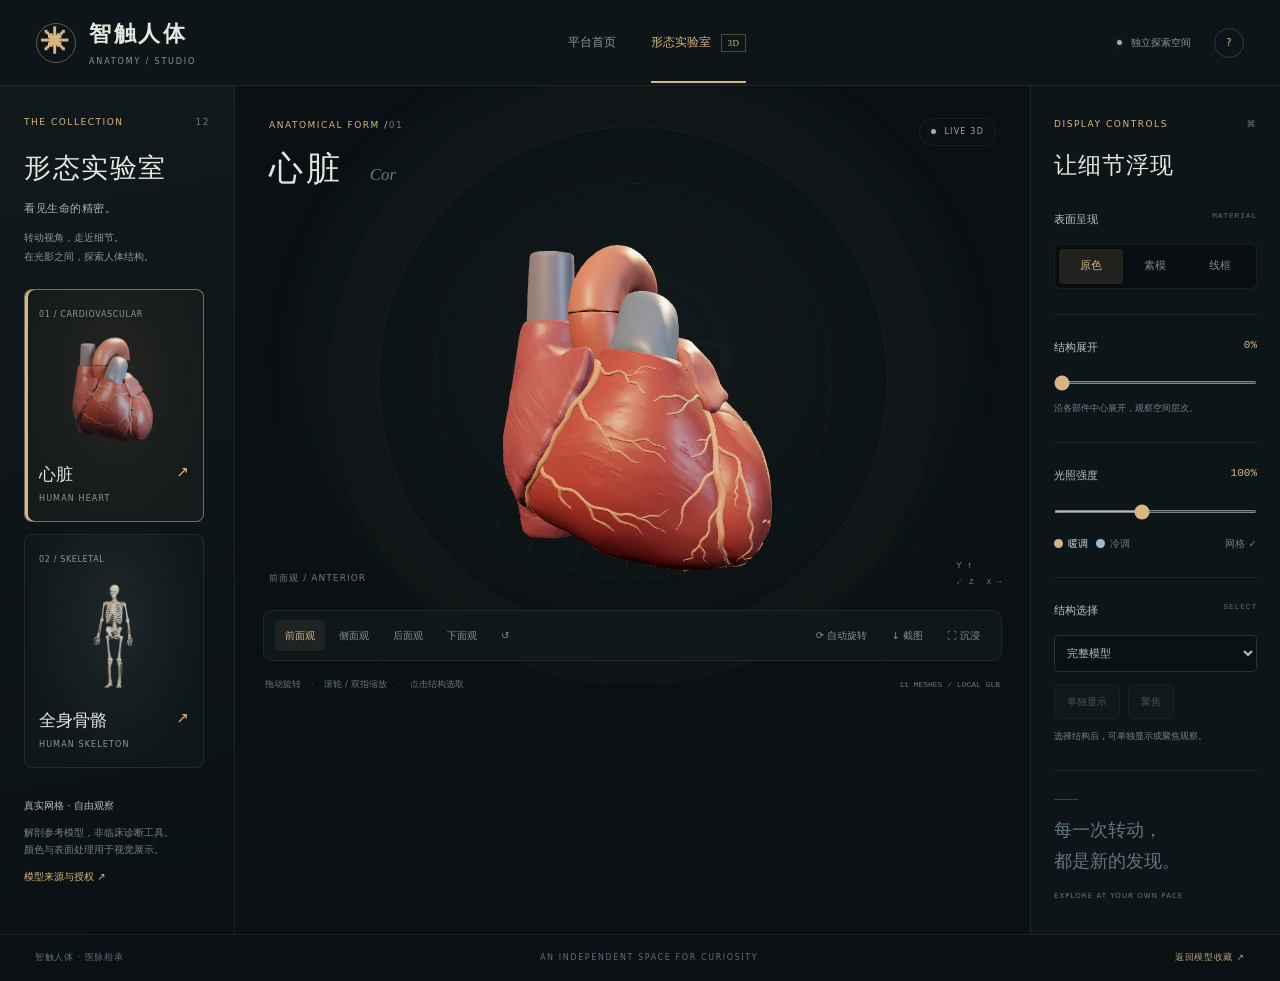
<file: studio.html>
<!doctype html>
<html lang="zh-CN">
<head>
  <meta charset="utf-8"><meta name="viewport" content="width=device-width,initial-scale=1">
  <meta name="theme-color" content="#0a1013"><title>解剖形态实验室 | 智触人体</title>
  <link rel="stylesheet" href="studio.css?v=20261103">
  <script type="importmap">{"imports":{"three":"./assets/vendor/three/three.module.js","three/addons/":"./assets/vendor/three/addons/"}}</script>
  <script src="assets/vendor/gsap.min.js" defer></script>
  <script src="studio.js?v=20261103" type="module"></script>
  <script>document.addEventListener('DOMContentLoaded',()=>{if(location.protocol==='file:'){document.getElementById('loadState').classList.add('failed');document.getElementById('loadTitle').textContent='请通过本地网址打开';document.getElementById('loadDetail').textContent='双击同目录的「启动网站.bat」，即可打开支持三维交互的完整网站。';}});</script>
</head>
<body>
  <header class="studio-header"><a class="studio-brand" href="index.html#home"><span class="brand-emblem">✳</span><span>智触人体<small>ANATOMY / STUDIO</small></span></a><nav aria-label="展厅导航"><a href="index.html#home">平台首页</a><span class="nav-current">形态实验室 <i>3D</i></span></nav><div class="header-end"><span class="status-dot"></span><span>独立探索空间</span><button class="icon-button" id="helpButton" aria-label="操作帮助">?</button></div></header>
  <main class="studio-shell">
    <aside class="collection-panel"><div class="section-kicker">THE COLLECTION <span>12</span></div><h1>形态实验室<span>看见生命的精密。</span></h1><p class="panel-intro">转动视角，走近细节。<br>在光影之间，探索人体结构。</p>
      <div class="model-collection" role="group" aria-label="选择模型">
        <button class="model-card active" data-model="heart" aria-pressed="true"><span class="card-number">01 / CARDIOVASCULAR</span><img src="assets/models/heart-poster.png" alt="心脏三维模型渲染" width="200" height="160"><span class="model-name">心脏 <span>↗</span></span><small>HUMAN HEART</small></button>
        <button class="model-card" data-model="skeleton" aria-pressed="false"><span class="card-number">02 / SKELETAL</span><img src="assets/models/skeleton-poster.png" alt="骨骼三维模型渲染" width="200" height="160"><span class="model-name">全身骨骼 <span>↗</span></span><small>HUMAN SKELETON</small></button>
<button class="model-card" data-model="kidneys" aria-pressed="false"><span class="card-number">03 / URINARY</span><img src="assets/models/kidneys-poster.png" alt="双肾 Blender 模型渲染" width="200" height="160" loading="lazy"><span class="model-name">双肾 <span>↗</span></span><small>PAIRED KIDNEYS</small></button>
<button class="model-card" data-model="brain" aria-pressed="false"><span class="card-number">04 / NERVOUS</span><img src="assets/models/brain-poster.png" alt="脑 Blender 模型渲染" width="200" height="160" loading="lazy"><span class="model-name">脑 <span>↗</span></span><small>HUMAN BRAIN</small></button>
<button class="model-card" data-model="spleen" aria-pressed="false"><span class="card-number">05 / LYMPHATIC</span><img src="assets/models/spleen-poster.png" alt="脾脏 Blender 模型渲染" width="200" height="160" loading="lazy"><span class="model-name">脾脏 <span>↗</span></span><small>HUMAN SPLEEN</small></button>
<button class="model-card" data-model="muscles" aria-pressed="false"><span class="card-number">06 / MUSCULAR</span><img src="assets/models/muscles-poster.png" alt="肱二头肌 Blender 模型渲染" width="200" height="160" loading="lazy"><span class="model-name">肱二头肌 <span>↗</span></span><small>BICEPS BRACHII</small></button>
<button class="model-card" data-model="knee" aria-pressed="false"><span class="card-number">07 / ARTICULAR</span><img src="assets/models/knee-poster.png" alt="膝部骨性结构 Blender 模型渲染" width="200" height="160" loading="lazy"><span class="model-name">膝部骨性结构 <span>↗</span></span><small>KNEE BONES</small></button>
<button class="model-card" data-model="lungs" aria-pressed="false"><span class="card-number">08 / ANATOMY</span><img src="assets/models/lungs-poster.png" alt="肺叶模型渲染" width="200" height="160" loading="lazy"><span class="model-name">肺叶 <span>↗</span></span><small>LUNG LOBES</small></button><button class="model-card" data-model="liver" aria-pressed="false"><span class="card-number">09 / ANATOMY</span><img src="assets/models/liver-poster.png" alt="肝脏模型渲染" width="200" height="160" loading="lazy"><span class="model-name">肝脏 <span>↗</span></span><small>HUMAN LIVER</small></button><button class="model-card" data-model="stomach" aria-pressed="false"><span class="card-number">10 / ANATOMY</span><img src="assets/models/stomach-poster.png" alt="胃模型渲染" width="200" height="160" loading="lazy"><span class="model-name">胃 <span>↗</span></span><small>HUMAN STOMACH</small></button><button class="model-card" data-model="shoulder" aria-pressed="false"><span class="card-number">11 / ANATOMY</span><img src="assets/models/shoulder-poster.png" alt="肩部骨性结构模型渲染" width="200" height="160" loading="lazy"><span class="model-name">肩部骨性结构 <span>↗</span></span><small>SHOULDER BONES</small></button><button class="model-card" data-model="foot" aria-pressed="false"><span class="card-number">12 / ANATOMY</span><img src="assets/models/foot-poster.png" alt="足底长韧带与邻近骨模型渲染" width="200" height="160" loading="lazy"><span class="model-name">足底长韧带与邻近骨 <span>↗</span></span><small>PLANTAR LIGAMENT</small></button>
      </div>
      <div class="collection-note"><span>真实网格 · 自由观察</span><p>解剖参考模型，非临床诊断工具。<br>颜色与表面处理用于视觉展示。</p><button class="text-button" id="creditsButton">模型来源与授权 ↗</button></div>
    </aside>
    <section class="viewport-panel" aria-label="三维模型工作区">
      <div class="viewport-heading"><div><span class="section-kicker">ANATOMICAL FORM / <span id="modelIndex">01</span></span><h2 id="modelTitle">心脏 <em>Cor</em></h2></div><span class="live-badge"><i></i> LIVE 3D</span></div>
      <div class="canvas-stage" id="stage"><div class="stage-halo"></div><div class="stage-grid" id="stageGrid"></div><div class="stage-word" aria-hidden="true">COR</div><canvas id="anatomyCanvas" tabindex="0" aria-label="交互式解剖模型。拖动旋转、滚轮缩放；方向键旋转，R 重置，空格切换自动旋转。"></canvas>
        <div class="load-state" id="loadState" role="status"><span class="loader-ring"></span><strong id="loadTitle">正在布置展台</strong><span id="loadDetail">载入本地三维模型…</span><button id="retryButton" class="control-button" hidden>重新载入</button></div>
        <span class="view-label" id="viewLabel">自由视角</span><span class="axis-label">Y <b>↑</b><br><span>↙ Z　 X →</span></span>
        <div class="selection-badge" id="selectionBadge" hidden><span id="selectionLabel"></span><button id="clearSelection" aria-label="取消结构选择">×</button></div>
      </div>
      <div class="viewport-bottom"><div class="view-presets" role="group" aria-label="标准视角"><button class="active" data-view="front">前面观</button><button data-view="side">侧面观</button><button data-view="back">后面观</button><button data-view="inferior">下面观</button><button id="resetCamera" aria-label="重置全部视图">↺</button></div><div class="viewport-actions"><button id="spinButton" class="tool-button" aria-pressed="false" title="自动旋转 · 空格">⟳ <span>自动旋转</span></button><button id="snapshotButton" class="tool-button" title="下载当前视图">↓ <span>截图</span></button><button id="fullscreenButton" class="tool-button" aria-pressed="false" title="展开工作区">⛶ <span>沉浸</span></button></div></div>
      <div class="gesture-hint"><span>拖动旋转</span><i>·</i><span>滚轮 / 双指缩放</span><i>·</i><span>点击结构选取</span><small id="meshStats">GLB / LOCAL ASSET</small></div>
    </section>
    <aside class="inspector-panel"><div class="section-kicker">DISPLAY CONTROLS <span>⌘</span></div><h3>让细节浮现</h3>
      <div class="control-section"><label>表面呈现 <span>MATERIAL</span></label><div class="segmented" role="group" aria-label="材质模式"><button data-material="original" class="active" aria-pressed="true">原色</button><button data-material="clay" aria-pressed="false">素模</button><button data-material="wire" aria-pressed="false">线框</button></div></div>
      <div class="control-section"><label for="explodeRange">结构展开 <output id="explodeValue">0%</output></label><input id="explodeRange" type="range" min="0" max="100" value="0"><p class="control-note">沿各部件中心展开，观察空间层次。</p></div>
      <div class="control-section"><label for="exposureRange">光照强度 <output id="exposureValue">100%</output></label><input id="exposureRange" type="range" min="40" max="180" value="100"><div class="light-options"><button data-light="warm" class="active" aria-pressed="true"><i class="warm-swatch"></i>暖调</button><button data-light="cool" aria-pressed="false"><i class="cool-swatch"></i>冷调</button><button id="gridButton" aria-pressed="true">网格 ✓</button></div></div>
      <div class="control-section structure-section"><label for="structureSelect">结构选择 <span>SELECT</span></label><select id="structureSelect"><option value="">完整模型</option></select><div class="selection-actions"><button id="isolateButton" class="control-button" disabled aria-pressed="false">单独显示</button><button id="focusButton" class="control-button" disabled>聚焦</button></div><p id="structureHint" class="control-note">选择结构后，可单独显示或聚焦观察。</p></div>
      <div class="studio-footnote"><span class="mini-line"></span><strong>每一次转动，<br>都是新的发现。</strong><span>EXPLORE AT YOUR OWN PACE</span></div>
    </aside>
  </main>
  <footer class="studio-footer"><span>智触人体 · 医脉相承</span><span>AN INDEPENDENT SPACE FOR CURIOSITY</span><a href="index.html#atlas">返回模型收藏 ↗</a></footer>
  <div id="studioToast" role="status"></div>
  <dialog id="helpDialog"><form method="dialog"><button class="dialog-close" aria-label="关闭帮助">×</button></form><span class="section-kicker">A MOMENT TO EXPLORE</span><h2>指尖之间，自由观察。</h2><dl><dt>旋转 / 缩放</dt><dd>鼠标拖动旋转，滚轮缩放；触屏单指转动，双指缩放。</dd><dt>选择 / 聚焦</dt><dd>点击模型表面，或使用右侧结构选择菜单，再点击「单独显示」或「聚焦」。</dd><dt>键盘操作</dt><dd>聚焦模型后，方向键旋转，＋ / － 缩放，R 重置，空格切换自动旋转。Esc 退出沉浸模式。</dd><dt>结构展开</dt><dd>这是各部件的空间分离展示，展开后的位置不是实际解剖位置。</dd></dl></dialog>
  <dialog id="creditsDialog"><form method="dialog"><button class="dialog-close" aria-label="关闭来源说明">×</button></form><span class="section-kicker">CRAFT & PROVENANCE</span><h2>有出处的模型，<br>可延续的创作。</h2><p>心脏：BodyParts3D，© The Database Center for Life Science (DBCLS)，经 OrganUI 整理，<a href="https://creativecommons.org/licenses/by/4.0/" target="_blank" rel="noopener">CC BY 4.0</a>。</p><p>骨骼：Open3Dmodel / Open Anatomy 来源，由 human-body-simulator 提供的模型副本，<a href="https://creativecommons.org/licenses/by-sa/4.0/" target="_blank" rel="noopener">CC BY-SA 4.0</a>。本项目的骨骼衍生模型保持相同许可。</p><p>新增双肾、脑、脾脏、肱二头肌及膝部骨性结构：BodyParts3D / DBCLS，经 Kevin-Mattheus-Moerman 镜像提供，衍生模型采用 <a href="https://creativecommons.org/licenses/by-sa/2.1/jp/" target="_blank" rel="noopener">CC BY-SA 2.1 Japan</a>。脑为皮质、小脑和脑干表面组合，未包含全部深部结构；双肾展示外形；肌肉展示右肱二头肌长、短头；膝部仅含截取的骨性结构，不含软骨、韧带和半月板。</p><p>本轮扩充：五肺叶、肝、胃、肩部骨结构及右足底长韧带与邻近骨。来源同为 BodyParts3D / DBCLS，采用 CC BY-SA 2.1 Japan；肩部无关节囊和肩袖，足部只包含所选局部结构。</p><p>使用 Blender 5.0 整理、补全骨骼对侧、调整材质、布光并渲染封面。模型为开放解剖参考资产的改编，不是本团队标本扫描。心脏包含腔室表面等参考结构，未包含瓣膜和完整静脉系统。</p><p><a href="assets/models/ATTRIBUTION.md" target="_blank">完整来源、变更与授权记录 ↗</a></p></dialog>
  <noscript>三维交互需要启用 JavaScript。<a href="assets/models/heart-poster.png">查看心脏渲染图</a></noscript>
</body>
</html>
</file>
<file: studio.css>
@charset "UTF-8";
:root{color-scheme:dark;--bg:#0a1013;--panel:#10171a;--line:#ffffff12;--gold:#d6b783;--text:#e5e6df;--muted:#8a969b;--serif:'Noto Serif SC','STSong','SimSun',serif;--sans:'Microsoft YaHei',system-ui,sans-serif}*{box-sizing:border-box}body{margin:0;background:var(--bg);color:var(--text);font:13px/1.7 var(--sans);min-width:320px}button,input,select{font:inherit}button,a,input,select{-webkit-tap-highlight-color:transparent}button{cursor:pointer}button:disabled{opacity:.35;cursor:not-allowed}a{color:inherit;text-decoration:none}button{color:inherit}button:focus-visible,a:focus-visible,canvas:focus-visible,select:focus-visible,input:focus-visible{outline:2px solid var(--gold);outline-offset:4px}button{border:0}button:active:not(:disabled){transform:translateY(1px)}.studio-header{height:86px;display:flex;align-items:center;justify-content:space-between;padding:0 36px;border-bottom:1px solid var(--line);background:#0e1518}.studio-brand{display:flex;gap:13px;align-items:center;font:600 22px var(--serif);letter-spacing:.12em}.studio-brand small{display:block;font:8px var(--sans);letter-spacing:.23em;color:var(--muted);margin-top:8px}.brand-emblem{border:1px solid #d6b78366;border-radius:50%;width:40px;height:40px;display:grid;place-items:center;color:var(--gold);font-size:28px}.studio-header nav{display:flex;align-items:center;gap:35px;font-size:12px;color:var(--muted)}.nav-current{color:var(--gold);position:relative}.nav-current:after{content:'';position:absolute;bottom:-30px;left:0;right:0;background:var(--gold);height:2px}.nav-current i{font:9px Georgia;letter-spacing:.06em;border:1px solid #d6b78355;padding:3px 5px;margin-left:7px}.header-end{display:flex;align-items:center;gap:9px;font-size:10px;color:var(--muted)}.status-dot,.live-badge i{height:5px;width:5px;background:#9ab9a4;box-shadow:0 0 10px #9ab9a444;border-radius:50%}.icon-button{margin-left:14px;width:30px;height:30px;border:1px solid #ffffff26;border-radius:50%;background:none;color:var(--gold)}.studio-shell{display:grid;grid-template-columns:235px minmax(0,1fr) 250px;max-width:1920px;margin:auto;min-height:calc(100svh - 133px)}.collection-panel{padding:29px 24px;border-right:1px solid var(--line);background:linear-gradient(170deg,#11191c,#0a1013)}.section-kicker{font-size:9px;letter-spacing:.17em;color:var(--gold);display:flex;justify-content:space-between}.section-kicker>span{color:#6c797f}h1{font:500 27px/1.55 var(--serif);letter-spacing:.06em;margin:18px 0 12px}h1>span{display:block;font:11px var(--sans);color:#adb7b8;letter-spacing:.05em;margin-top:11px}.panel-intro{font-size:10px;line-height:1.9;color:var(--muted);margin-bottom:23px}.model-collection{display:grid;gap:12px}.model-card{border:1px solid #ffffff13;position:relative;text-align:left;background:radial-gradient(ellipse at 50% 35%,#29343788,transparent 70%),#10171a;padding:12px 14px 13px;border-radius:8px;overflow:hidden;transition:background .3s,border-color .3s}.model-card:hover{border-color:#d6b78366}.model-card.active{border-color:#c1a57599;background:radial-gradient(ellipse at 50% 40%,#5d4c3233,transparent 72%),#151b1b;box-shadow:inset 3px 0 var(--gold)}.card-number{font:8px/1.4 var(--sans);letter-spacing:.08em;color:var(--muted)}.model-card img{width:100%;height:132px;object-fit:contain;transition:transform .6s}.model-card:hover img{transform:scale(1.07) rotate(-2deg)}.model-name{display:flex;justify-content:space-between;font:17px var(--serif)}.model-name>span{font:15px var(--sans);color:var(--gold)}.model-card small{font-size:8px;letter-spacing:.14em;color:var(--muted)}.collection-note{margin-top:28px;font-size:10px;color:#748289}.collection-note>span{color:#b5bdbb}.text-button{background:none;padding:0;color:var(--gold);font-size:10px}.viewport-panel{display:flex;flex-direction:column;position:relative;min-width:0;overflow:hidden;background:radial-gradient(ellipse at 50% 43%,#25303155,transparent 65%)}.viewport-heading{display:flex;justify-content:space-between;align-items:start;padding:32px 34px 0;z-index:2;pointer-events:none}.viewport-heading h2{font:500 34px var(--serif);letter-spacing:.08em;margin:13px 0 0}.viewport-heading h2 em{font:italic 17px Georgia;color:#6c797e;margin-left:16px;letter-spacing:0}.live-badge{display:flex;align-items:center;gap:8px;color:#9eaaa9;font-size:8px;letter-spacing:.15em;border:1px solid var(--line);padding:6px 11px;border-radius:50px}.canvas-stage{position:relative;flex:1;min-height:410px}.stage-halo{position:absolute;width:min(82%,510px);aspect-ratio:1;left:50%;top:46%;transform:translate(-50%,-50%);border:1px solid #d6b78312;border-radius:50%;box-shadow:0 0 0 50px #d6b78303,0 0 0 100px #d6b78302;pointer-events:none}.stage-halo:before{content:'';position:absolute;inset:11%;border:1px dashed #d6b78312;border-radius:50%}.stage-grid{position:absolute;left:-30%;right:-30%;height:50%;bottom:-8%;background-image:linear-gradient(#afc0c011 1px,transparent 1px),linear-gradient(90deg,#afc0c011 1px,transparent 1px);background-size:45px 45px;transform:perspective(400px) rotateX(62deg);mask-image:radial-gradient(ellipse,#000 5%,transparent 68%);pointer-events:none}.stage-word{position:absolute;top:30%;left:50%;transform:translateX(-50%);font:100px Georgia;letter-spacing:.15em;color:#d8bd8d05;white-space:nowrap;pointer-events:none}canvas{display:block;position:absolute;inset:0;width:100%;height:100%;touch-action:none;cursor:grab}canvas:active{cursor:grabbing}.view-label{position:absolute;bottom:16px;left:34px;font-size:9px;letter-spacing:.12em;color:#6c797f;pointer-events:none}.axis-label{position:absolute;right:29px;bottom:12px;font:9px/1.8 monospace;color:#6f8587;pointer-events:none}.axis-label b{color:var(--gold)}.axis-label>span{font-size:8px}.viewport-bottom{border:1px solid var(--line);border-radius:9px;display:flex;justify-content:space-between;align-items:center;gap:10px;margin:8px 28px 0;padding:9px 11px;background:#10191ce0;backdrop-filter:blur(20px);z-index:2}.view-presets,.viewport-actions{display:flex;align-items:center;gap:4px}.view-presets button,.tool-button{background:transparent;color:#819093;padding:7px 10px;border-radius:5px;font-size:10px;white-space:nowrap;transition:background .2s,color .2s}.view-presets button.active,.tool-button[aria-pressed=true]{background:#d6b78315;color:var(--gold)}.view-presets button:hover,.tool-button:hover{color:#f0d5a6;background:#ffffff08}.gesture-hint{display:flex;align-items:center;gap:10px;padding:16px 30px 21px;color:#68777d;font-size:9px}.gesture-hint i{font-style:normal;color:#3f4a4e}.gesture-hint small{margin-left:auto;font:8px monospace}.inspector-panel{padding:31px 23px;border-left:1px solid var(--line);background:#0e1518}.inspector-panel h3{font:500 23px var(--serif);margin:18px 0 30px;letter-spacing:.04em}.control-section{padding:0 0 25px;margin-bottom:24px;border-bottom:1px solid var(--line)}.control-section label{display:flex;justify-content:space-between;font-size:11px;color:#bdc4c2;margin-bottom:14px}.control-section label>span{font:8px monospace;color:#596a72;letter-spacing:.1em}.control-section output{color:var(--gold);font:11px monospace}.segmented{display:flex;padding:4px;border:1px solid var(--line);border-radius:6px;background:#080e11}.segmented button{width:33.33%;padding:8px 0;background:transparent;color:#77878e;border-radius:4px;font-size:11px}.segmented button.active{background:#d6b78320;color:var(--gold);box-shadow:0 1px 6px #0004}input[type=range]{width:100%;height:3px;accent-color:var(--gold);cursor:pointer;display:block;margin:24px 0 16px}.control-note{font-size:9px;color:#74828a;line-height:1.9;margin-bottom:0}.light-options{display:flex;gap:8px;margin-top:22px;flex-wrap:wrap}.light-options button{padding:0;background:transparent;color:#697b82;font-size:10px;display:flex;align-items:center;gap:5px}.light-options button.active{color:#d2d7d0}.light-options button:last-child{margin-left:auto}.light-options i{width:9px;height:9px;border-radius:50%;display:inline-block}.warm-swatch{background:#cfb58f}.cool-swatch{background:#9dbccf}select{width:100%;padding:10px 8px;background:#0a1114;border:1px solid #ffffff20;border-radius:5px;font-size:11px;color:#b6c0bd;text-overflow:ellipsis}.selection-actions{display:flex;gap:8px;margin-top:12px}.control-button{border:1px solid #ffffff1d;background:#192125;font-size:10px;border-radius:5px;padding:8px 12px;color:#b9c2bf}.control-button[aria-pressed=true]{color:var(--gold);border-color:#d6b78355}.studio-footnote{display:flex;flex-direction:column;gap:15px;padding-top:4px;color:#62767e}.mini-line{height:1px;width:24px;background:#b59a6955}.studio-footnote strong{font:400 18px/1.7 var(--serif)}.studio-footnote>span:last-child{font-size:7px;letter-spacing:.15em}.studio-footer{display:flex;justify-content:space-between;align-items:center;gap:20px;height:47px;border-top:1px solid var(--line);padding:0 35px;color:#5e7179;font-size:9px;letter-spacing:.08em}.studio-footer>span:nth-child(2){font-size:8px;letter-spacing:.2em}.studio-footer a{color:#b6a17b}.load-state{position:absolute;inset:0;display:flex;flex-direction:column;justify-content:center;align-items:center;gap:14px;background:#0a1013e8;z-index:4;font-size:11px;color:#9ca9a9}.load-state strong{font-weight:400;color:var(--gold)}.load-state[hidden]{display:none}.loader-ring{height:34px;width:34px;border:1px solid #d6b78325;border-top-color:var(--gold);border-radius:50%;animation:spin 1s linear infinite}.load-state.failed .loader-ring{display:none}@keyframes spin{to{transform:rotate(360deg)}}.selection-badge{position:absolute;left:50%;bottom:20px;transform:translateX(-50%);display:flex;align-items:center;gap:15px;border:1px solid #d6b78355;border-radius:30px;background:#121b20e8;padding:7px 15px;color:var(--gold);font-size:11px;max-width:75%;backdrop-filter:blur(15px)}.selection-badge[hidden]{display:none}.selection-badge button{background:none;font-size:17px;color:#9da9a7}.immersive .studio-shell{grid-template-columns:1fr}.immersive .collection-panel,.immersive .inspector-panel,.immersive .studio-footer{display:none}.immersive .viewport-panel{min-height:calc(100svh - 86px)}.immersive .canvas-stage{min-height:calc(100svh - 280px)}dialog{max-width:540px;width:calc(100% - 35px);background:#131d22;color:#b9c5c4;border:1px solid #b8a07a55;border-radius:13px;padding:40px;box-shadow:0 25px 100px #000a}dialog::backdrop{background:#030709c9;backdrop-filter:blur(12px)}dialog h2{font:400 30px/1.55 var(--serif);color:#e5d3b3}dialog p,dialog dd{font-size:12px;line-height:1.9}dialog dt{margin-top:20px;color:var(--gold);font-size:12px}dialog dd{margin:6px 0;color:#9dabad}dialog a{color:var(--gold);text-decoration:underline;text-underline-offset:4px}.dialog-close{position:absolute;right:18px;top:13px;font-size:24px;background:transparent;color:#a6b3b2}#studioToast{position:fixed;bottom:65px;left:50%;transform:translate(-50%,20px);opacity:0;background:#243035;border:1px solid #d6b78355;padding:12px 25px;border-radius:8px;font-size:12px;z-index:10;transition:.25s;pointer-events:none}#studioToast.visible{opacity:1;transform:translate(-50%,0)}
@media(min-width:1500px){.studio-shell{grid-template-columns:270px minmax(0,1fr) 280px}.collection-panel{padding:36px 30px}.model-card img{height:165px}.canvas-stage{min-height:540px}.inspector-panel{padding:36px 29px}.viewport-heading{padding:37px 45px 0}.viewport-heading h2{font-size:42px}}
@media(max-width:1150px){.studio-shell{grid-template-columns:195px minmax(0,1fr) 210px}.collection-panel,.inspector-panel{padding:25px 17px}.viewport-bottom{margin:8px 16px 0;flex-wrap:wrap;justify-content:center}.viewport-actions{border-top:1px solid var(--line);padding-top:5px;width:100%;justify-content:center}.viewport-heading{padding:28px 23px 0}.gesture-hint{padding:14px 18px;gap:6px}.gesture-hint small{display:none}.model-card img{height:116px}.model-card{padding:10px}.studio-header{padding:0 24px}.panel-intro{font-size:9px}}
@media(max-width:800px){.studio-header{height:72px;padding:0 18px}.studio-brand{font-size:18px}.brand-emblem{width:32px;height:32px;font-size:24px}.studio-header nav{gap:15px}.studio-header nav>a,.header-end>span{display:none}.nav-current:after{bottom:-23px}.header-end{gap:0}.studio-shell{grid-template-columns:1fr}.collection-panel{border-right:0;border-bottom:1px solid var(--line);padding:20px}.collection-panel h1{font-size:24px;margin:10px 0 16px}.collection-panel h1>span{display:inline;font-size:11px;margin-left:14px}.panel-intro,.collection-note,.collection-panel>.section-kicker{display:none}.model-collection{grid-template-columns:1fr 1fr;gap:10px}.model-card{min-height:90px;padding:15px}.model-card img{position:absolute;right:3px;top:3px;width:65px;height:85px;opacity:.8}.card-number{font-size:6px}.model-name{margin-top:12px;font-size:15px;padding-right:55px}.model-name>span{display:none}.model-card small{font-size:6px}.viewport-heading h2{font-size:28px}.viewport-heading h2 em{font-size:14px}.viewport-heading{padding:22px 21px 0}.canvas-stage{height:440px;flex:none}.viewport-bottom{flex-wrap:nowrap;justify-content:space-between;margin:0 14px;padding:8px}.viewport-actions{width:auto;border:0;padding:0}.viewport-actions span{display:none}.tool-button{font-size:18px;padding:4px 9px}.view-presets button{padding:6px 8px;font-size:10px}.gesture-hint{justify-content:center;font-size:8px;padding-bottom:20px}.inspector-panel{border:0;border-top:1px solid var(--line);display:grid;grid-template-columns:1fr 1fr;gap:24px;padding:26px 22px}.inspector-panel>.section-kicker{grid-column:1/-1}.inspector-panel h3{display:none}.control-section{margin:0;padding-bottom:17px}.studio-footnote{display:none}.studio-footer{height:auto;padding:20px;gap:15px;font-size:9px}.studio-footer>span:nth-child(2){display:none}.immersive .viewport-panel{min-height:calc(100svh - 72px)}.immersive .canvas-stage{height:calc(100svh - 260px);min-height:320px}dialog{padding:30px}.stage-word{font-size:70px}}
@media(prefers-reduced-motion:reduce){*,*:before,*:after{animation-duration:.01ms!important;transition:none!important;scroll-behavior:auto!important}}

/* Expanded collection remains browsable without stretching the viewport. */
@media(min-width:801px){.model-collection{max-height:calc(100svh - 420px);min-height:290px;overflow-y:auto;overscroll-behavior:contain;padding-right:6px;scrollbar-width:thin;scrollbar-color:#786747 #11191c}.model-card{flex-shrink:0}.viewport-panel,.inspector-panel{align-self:start}.viewport-panel{position:sticky;top:0}}

@media(max-width:800px){.model-collection{grid-template-columns:none;grid-auto-flow:column;grid-auto-columns:210px;overflow-x:auto;padding-bottom:10px;scroll-snap-type:x proximity}.model-card{scroll-snap-align:start}.viewport-bottom{flex-wrap:wrap}.view-presets{flex-wrap:wrap}.viewport-heading h2 em{display:block;margin:8px 0 0}}
</file>
